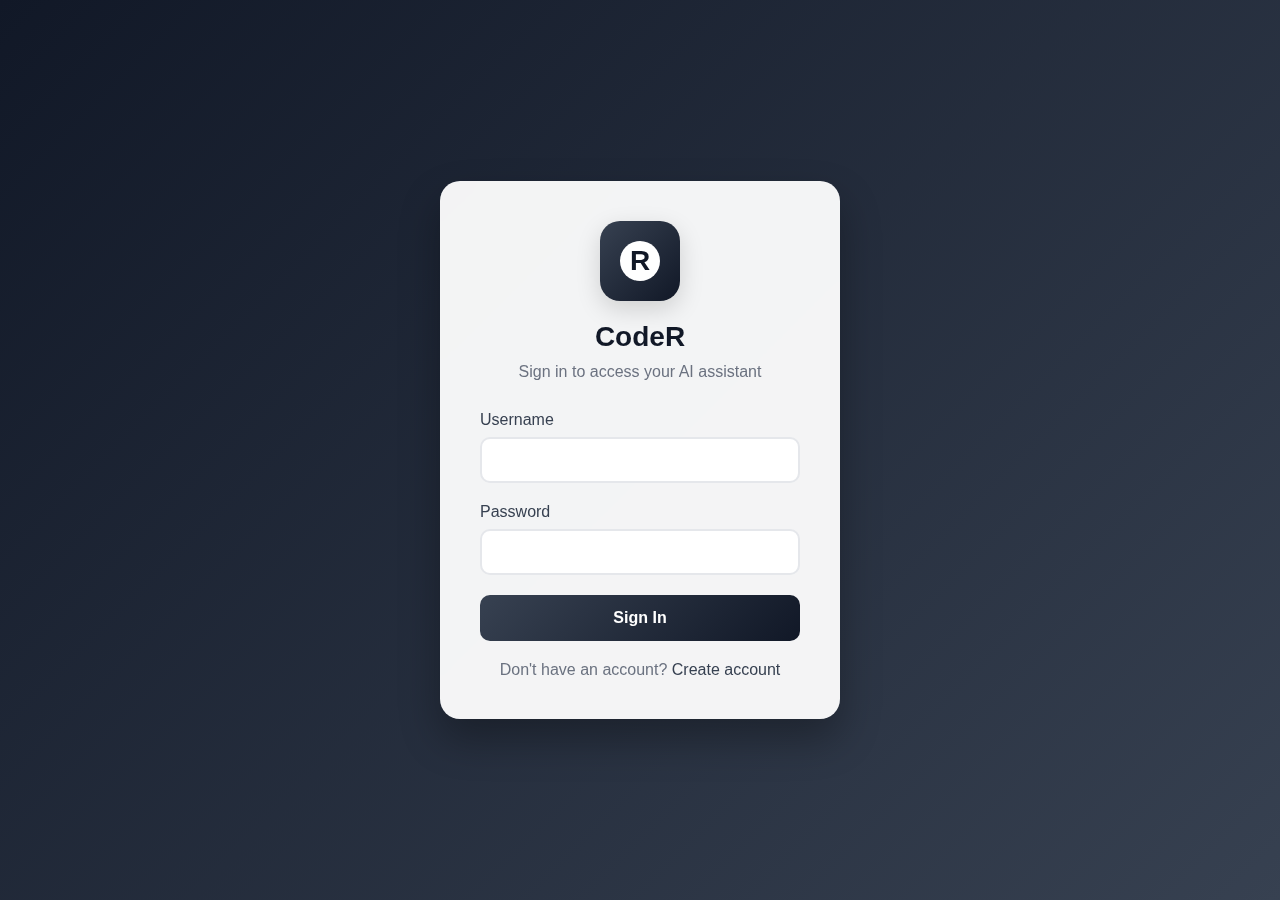
<file: templates/login.html>
<!DOCTYPE html>
<html lang="en">
<head>
    <meta charset="UTF-8">
    <meta name="viewport" content="width=device-width, initial-scale=1.0">
    <title>CodeR - Login</title>
    <style>
        * {
            margin: 0;
            padding: 0;
            box-sizing: border-box;
        }

        body {
            font-family: -apple-system, BlinkMacSystemFont, 'Segoe UI', Roboto, sans-serif;
            background: linear-gradient(135deg, #111827 0%, #374151 100%);
            min-height: 100vh;
            display: flex;
            align-items: center;
            justify-content: center;
            padding: 20px;
        }

        .auth-container {
            background: rgba(255, 255, 255, 0.95);
            border-radius: 20px;
            padding: 40px;
            box-shadow: 0 20px 40px rgba(0, 0, 0, 0.3);
            backdrop-filter: blur(10px);
            width: 100%;
            max-width: 400px;
            text-align: center;
        }

        .logo {
            width: 80px;
            height: 80px;
            margin: 0 auto 20px;
            background: linear-gradient(135deg, #374151, #111827);
            border-radius: 20px;
            display: flex;
            align-items: center;
            justify-content: center;
            position: relative;
            box-shadow: 0 8px 24px rgba(0, 0, 0, 0.15);
        }

        .logo::before {
            content: '';
            position: absolute;
            width: 40px;
            height: 40px;
            background: white;
            border-radius: 50%;
            display: flex;
            align-items: center;
            justify-content: center;
        }

        .logo::after {
            content: 'R';
            position: absolute;
            color: #111827;
            font-weight: 900;
            font-size: 28px;
            font-family: 'Arial', sans-serif;
            z-index: 1;
        }

        .title {
            color: #111827;
            font-size: 28px;
            font-weight: 600;
            margin-bottom: 10px;
        }

        .subtitle {
            color: #6b7280;
            margin-bottom: 30px;
        }

        .form-group {
            margin-bottom: 20px;
            text-align: left;
        }

        .form-group label {
            display: block;
            color: #374151;
            font-weight: 500;
            margin-bottom: 8px;
        }

        .form-group input {
            width: 100%;
            padding: 12px 16px;
            border: 2px solid #e5e7eb;
            border-radius: 10px;
            font-size: 16px;
            transition: all 0.3s ease;
            background: white;
        }

        .form-group input:focus {
            outline: none;
            border-color: #374151;
            box-shadow: 0 0 0 3px rgba(55, 65, 81, 0.1);
        }

        .btn {
            width: 100%;
            padding: 14px;
            background: linear-gradient(135deg, #374151, #111827);
            color: white;
            border: none;
            border-radius: 10px;
            font-size: 16px;
            font-weight: 600;
            cursor: pointer;
            transition: all 0.3s ease;
            margin-bottom: 20px;
        }

        .btn:hover {
            transform: translateY(-2px);
            box-shadow: 0 8px 25px rgba(55, 65, 81, 0.3);
        }

        .btn:disabled {
            opacity: 0.7;
            cursor: not-allowed;
            transform: none;
        }

        .auth-links {
            color: #6b7280;
        }

        .auth-links a {
            color: #374151;
            text-decoration: none;
            font-weight: 500;
        }

        .auth-links a:hover {
            text-decoration: underline;
        }

        .error {
            background: #fef2f2;
            color: #dc2626;
            padding: 12px;
            border-radius: 8px;
            margin-bottom: 20px;
            border-left: 4px solid #dc2626;
        }

        .success {
            background: #f0fdf4;
            color: #16a34a;
            padding: 12px;
            border-radius: 8px;
            margin-bottom: 20px;
            border-left: 4px solid #16a34a;
        }

        .loading {
            display: none;
            color: #374151;
            margin-top: 10px;
        }

        @keyframes spin {
            0% { transform: rotate(0deg); }
            100% { transform: rotate(360deg); }
        }

        .spinner {
            border: 2px solid #f3f4f6;
            border-top: 2px solid #374151;
            border-radius: 50%;
            width: 20px;
            height: 20px;
            animation: spin 1s linear infinite;
            display: inline-block;
            margin-right: 10px;
        }
    </style>
</head>
<body>
    <div class="auth-container">
        <div class="logo"></div>
        <h1 class="title">CodeR</h1>
        <p class="subtitle">Sign in to access your AI assistant</p>

        <div id="message"></div>

        <form id="loginForm">
            <div class="form-group">
                <label for="username">Username</label>
                <input type="text" id="username" name="username" required>
            </div>

            <div class="form-group">
                <label for="password">Password</label>
                <input type="password" id="password" name="password" required>
            </div>

            <button type="submit" class="btn" id="loginBtn">
                Sign In
            </button>
        </form>

        <div class="loading" id="loading">
            <div class="spinner"></div>
            Verifying credentials...
        </div>

        <div class="auth-links">
            Don't have an account? <a href="/register">Create account</a>
        </div>
    </div>

    <script>
        const loginForm = document.getElementById('loginForm');
        const loginBtn = document.getElementById('loginBtn');
        const loading = document.getElementById('loading');
        const messageDiv = document.getElementById('message');

        function showMessage(message, type = 'error') {
            messageDiv.innerHTML = `<div class="${type}">${message}</div>`;
        }

        function clearMessage() {
            messageDiv.innerHTML = '';
        }

        loginForm.addEventListener('submit', async (e) => {
            e.preventDefault();

            const username = document.getElementById('username').value;
            const password = document.getElementById('password').value;

            if (!username || !password) {
                showMessage('Please fill in all fields');
                return;
            }

            clearMessage();
            loginBtn.disabled = true;
            loginBtn.textContent = 'Signing in...';
            loading.style.display = 'block';

            try {
                const response = await fetch('/api/auth/login', {
                    method: 'POST',
                    headers: {
                        'Content-Type': 'application/json',
                    },
                    body: JSON.stringify({ username, password })
                });

                const data = await response.json();

                if (data.success) {
                    showMessage('Login successful!', 'success');
                    setTimeout(() => {
                        window.location.href = '/chat';
                    }, 1000);
                } else {
                    showMessage(data.error || 'Login error');
                }
            } catch (error) {
                showMessage('Connection error. Please try again.');
            } finally {
                loginBtn.disabled = false;
                loginBtn.textContent = 'Sign In';
                loading.style.display = 'none';
            }
        });
    </script>
</body>
</html>
</file>
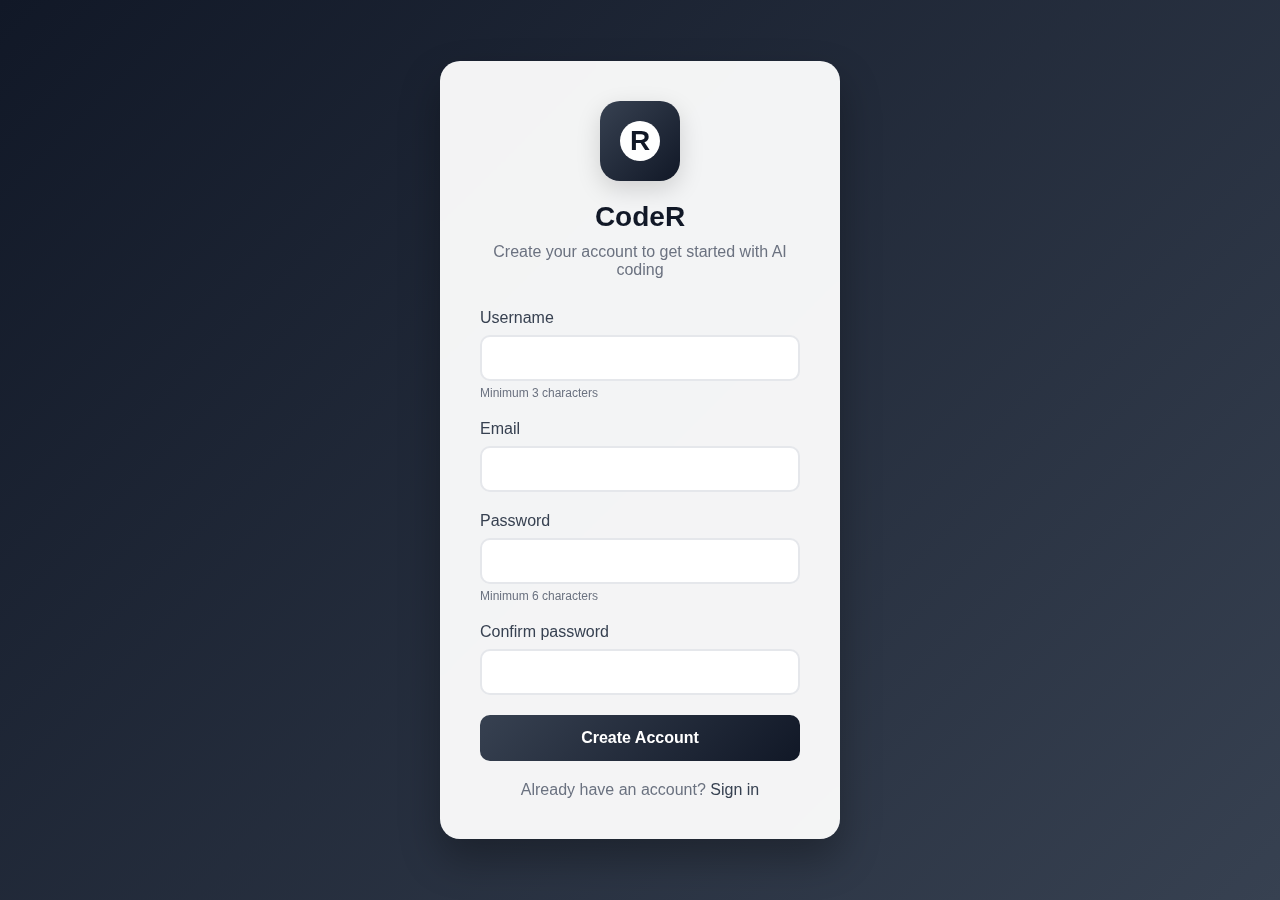
<file: templates/register.html>
<!DOCTYPE html>
<html lang="en">
<head>
    <meta charset="UTF-8">
    <meta name="viewport" content="width=device-width, initial-scale=1.0">
    <title>CodeR - Create Account</title>
    <style>
        * {
            margin: 0;
            padding: 0;
            box-sizing: border-box;
        }

        body {
            font-family: -apple-system, BlinkMacSystemFont, 'Segoe UI', Roboto, sans-serif;
            background: linear-gradient(135deg, #111827 0%, #374151 100%);
            min-height: 100vh;
            display: flex;
            align-items: center;
            justify-content: center;
            padding: 20px;
        }

        .auth-container {
            background: rgba(255, 255, 255, 0.95);
            border-radius: 20px;
            padding: 40px;
            box-shadow: 0 20px 40px rgba(0, 0, 0, 0.3);
            backdrop-filter: blur(10px);
            width: 100%;
            max-width: 400px;
            text-align: center;
        }

        .logo {
            width: 80px;
            height: 80px;
            margin: 0 auto 20px;
            background: linear-gradient(135deg, #374151, #111827);
            border-radius: 20px;
            display: flex;
            align-items: center;
            justify-content: center;
            position: relative;
            box-shadow: 0 8px 24px rgba(0, 0, 0, 0.15);
        }

        .logo::before {
            content: '';
            position: absolute;
            width: 40px;
            height: 40px;
            background: white;
            border-radius: 50%;
            display: flex;
            align-items: center;
            justify-content: center;
        }

        .logo::after {
            content: 'R';
            position: absolute;
            color: #111827;
            font-weight: 900;
            font-size: 28px;
            font-family: 'Arial', sans-serif;
            z-index: 1;
        }

        .title {
            color: #111827;
            font-size: 28px;
            font-weight: 600;
            margin-bottom: 10px;
        }

        .subtitle {
            color: #6b7280;
            margin-bottom: 30px;
        }

        .form-group {
            margin-bottom: 20px;
            text-align: left;
        }

        .form-group label {
            display: block;
            color: #374151;
            font-weight: 500;
            margin-bottom: 8px;
        }

        .form-group input {
            width: 100%;
            padding: 12px 16px;
            border: 2px solid #e5e7eb;
            border-radius: 10px;
            font-size: 16px;
            transition: all 0.3s ease;
            background: white;
        }

        .form-group input:focus {
            outline: none;
            border-color: #374151;
            box-shadow: 0 0 0 3px rgba(55, 65, 81, 0.1);
        }

        .password-requirements {
            font-size: 12px;
            color: #6b7280;
            margin-top: 5px;
        }

        .btn {
            width: 100%;
            padding: 14px;
            background: linear-gradient(135deg, #374151, #111827);
            color: white;
            border: none;
            border-radius: 10px;
            font-size: 16px;
            font-weight: 600;
            cursor: pointer;
            transition: all 0.3s ease;
            margin-bottom: 20px;
        }

        .btn:hover {
            transform: translateY(-2px);
            box-shadow: 0 8px 25px rgba(55, 65, 81, 0.3);
        }

        .btn:disabled {
            opacity: 0.7;
            cursor: not-allowed;
            transform: none;
        }

        .auth-links {
            color: #6b7280;
        }

        .auth-links a {
            color: #374151;
            text-decoration: none;
            font-weight: 500;
        }

        .auth-links a:hover {
            text-decoration: underline;
        }

        .error {
            background: #fef2f2;
            color: #dc2626;
            padding: 12px;
            border-radius: 8px;
            margin-bottom: 20px;
            border-left: 4px solid #dc2626;
        }

        .success {
            background: #f0fdf4;
            color: #16a34a;
            padding: 12px;
            border-radius: 8px;
            margin-bottom: 20px;
            border-left: 4px solid #16a34a;
        }

        .loading {
            display: none;
            color: #374151;
            margin-top: 10px;
        }

        @keyframes spin {
            0% { transform: rotate(0deg); }
            100% { transform: rotate(360deg); }
        }

        .spinner {
            border: 2px solid #f3f4f6;
            border-top: 2px solid #374151;
            border-radius: 50%;
            width: 20px;
            height: 20px;
            animation: spin 1s linear infinite;
            display: inline-block;
            margin-right: 10px;
        }
    </style>
</head>
<body>
    <div class="auth-container">
        <div class="logo"></div>
        <h1 class="title">CodeR</h1>
        <p class="subtitle">Create your account to get started with AI coding</p>

        <div id="message"></div>

        <form id="registerForm">
            <div class="form-group">
                <label for="username">Username</label>
                <input type="text" id="username" name="username" required minlength="3">
                <div class="password-requirements">Minimum 3 characters</div>
            </div>

            <div class="form-group">
                <label for="email">Email</label>
                <input type="email" id="email" name="email" required>
            </div>

            <div class="form-group">
                <label for="password">Password</label>
                <input type="password" id="password" name="password" required minlength="6">
                <div class="password-requirements">Minimum 6 characters</div>
            </div>

            <div class="form-group">
                <label for="confirmPassword">Confirm password</label>
                <input type="password" id="confirmPassword" name="confirmPassword" required>
            </div>

            <button type="submit" class="btn" id="registerBtn">
                Create Account
            </button>
        </form>

        <div class="loading" id="loading">
            <div class="spinner"></div>
            Creating account...
        </div>

        <div class="auth-links">
            Already have an account? <a href="/login">Sign in</a>
        </div>
    </div>

    <script>
        const registerForm = document.getElementById('registerForm');
        const registerBtn = document.getElementById('registerBtn');
        const loading = document.getElementById('loading');
        const messageDiv = document.getElementById('message');

        function showMessage(message, type = 'error') {
            messageDiv.innerHTML = `<div class="${type}">${message}</div>`;
        }

        function clearMessage() {
            messageDiv.innerHTML = '';
        }

        registerForm.addEventListener('submit', async (e) => {
            e.preventDefault();

            const username = document.getElementById('username').value;
            const email = document.getElementById('email').value;
            const password = document.getElementById('password').value;
            const confirmPassword = document.getElementById('confirmPassword').value;

            // Validations
            if (!username || !email || !password || !confirmPassword) {
                showMessage('Please fill in all fields');
                return;
            }

            if (username.length < 3) {
                showMessage('Username must be at least 3 characters');
                return;
            }

            if (password.length < 6) {
                showMessage('Password must be at least 6 characters');
                return;
            }

            if (password !== confirmPassword) {
                showMessage('Passwords do not match');
                return;
            }

            clearMessage();
            registerBtn.disabled = true;
            registerBtn.textContent = 'Creating...';
            loading.style.display = 'block';

            try {
                const response = await fetch('/api/auth/register', {
                    method: 'POST',
                    headers: {
                        'Content-Type': 'application/json',
                    },
                    body: JSON.stringify({ username, email, password })
                });

                const data = await response.json();

                if (data.success) {
                    showMessage('Account created successfully! Redirecting to login...', 'success');
                    setTimeout(() => {
                        window.location.href = '/login';
                    }, 2000);
                } else {
                    showMessage(data.error || 'Error creating account');
                }
            } catch (error) {
                showMessage('Connection error. Please try again.');
            } finally {
                registerBtn.disabled = false;
                registerBtn.textContent = 'Create Account';
                loading.style.display = 'none';
            }
        });
    </script>
</body>
</html>
</file>
